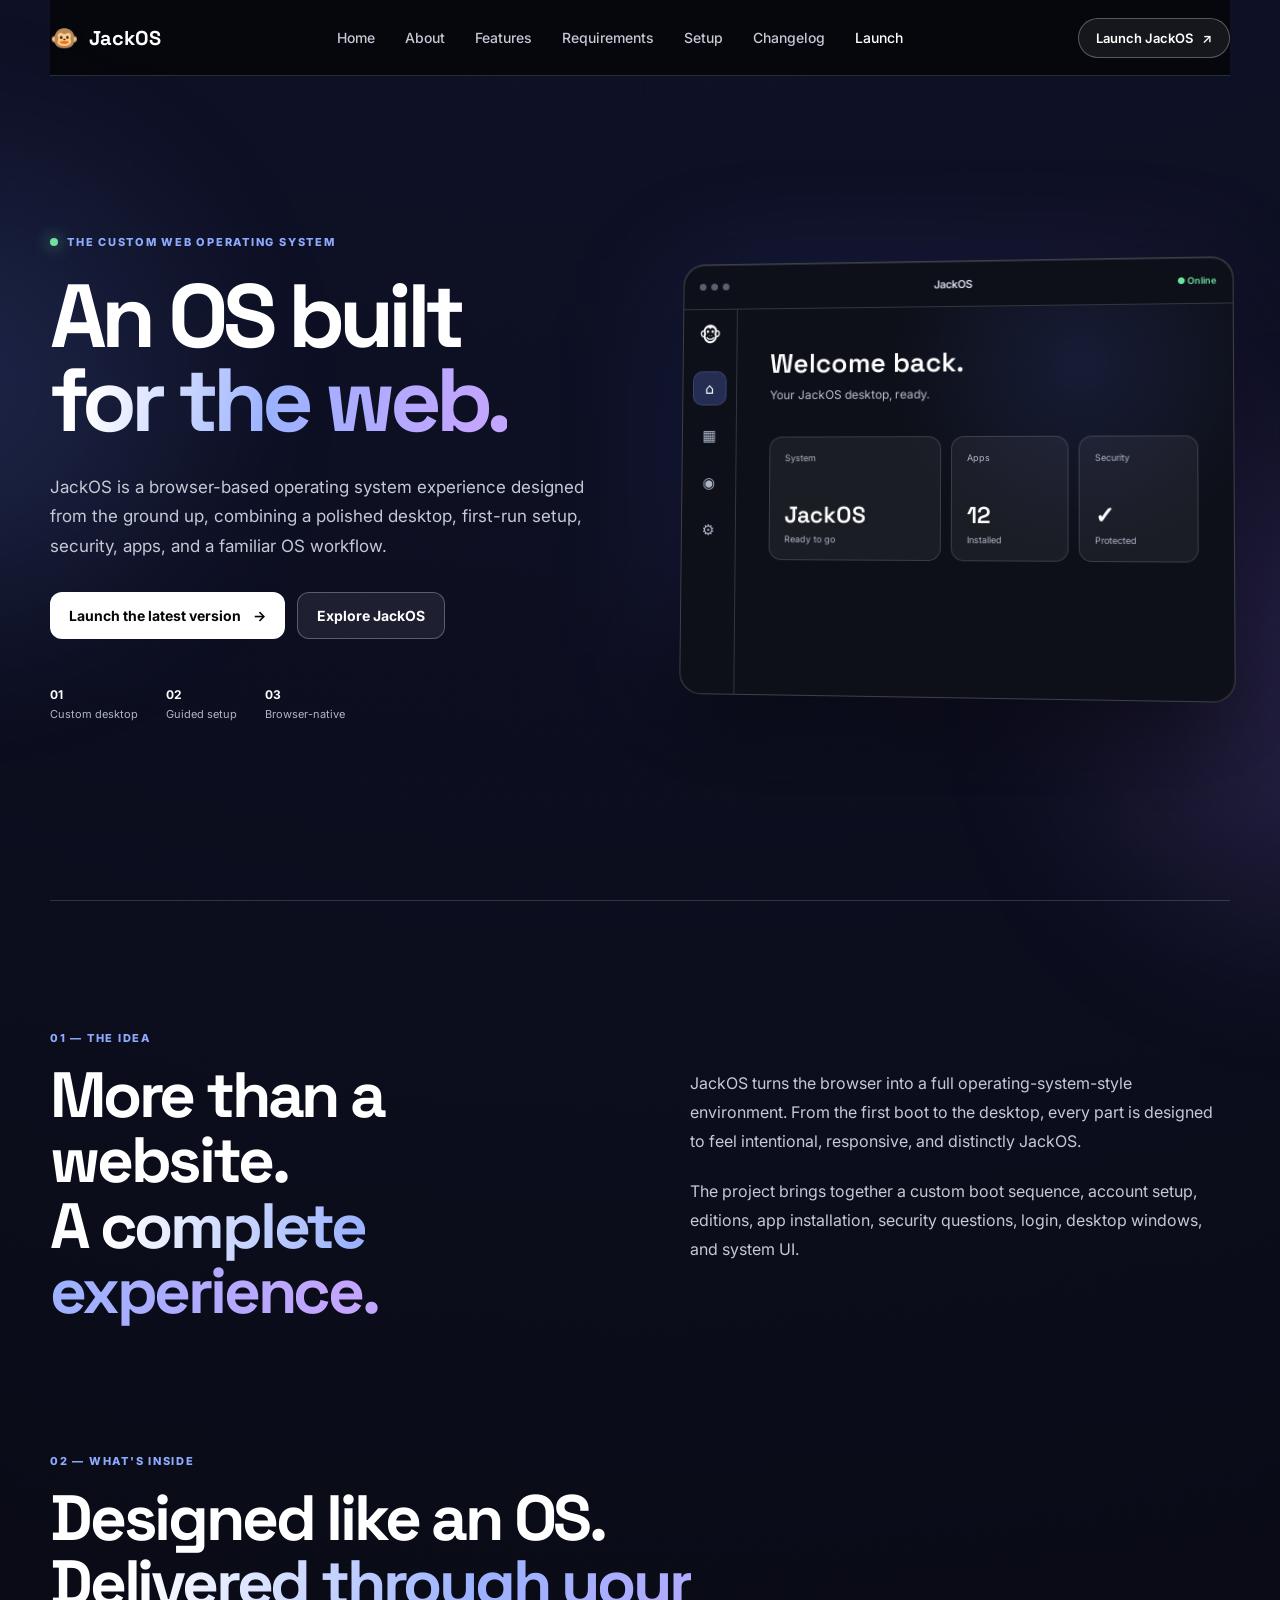
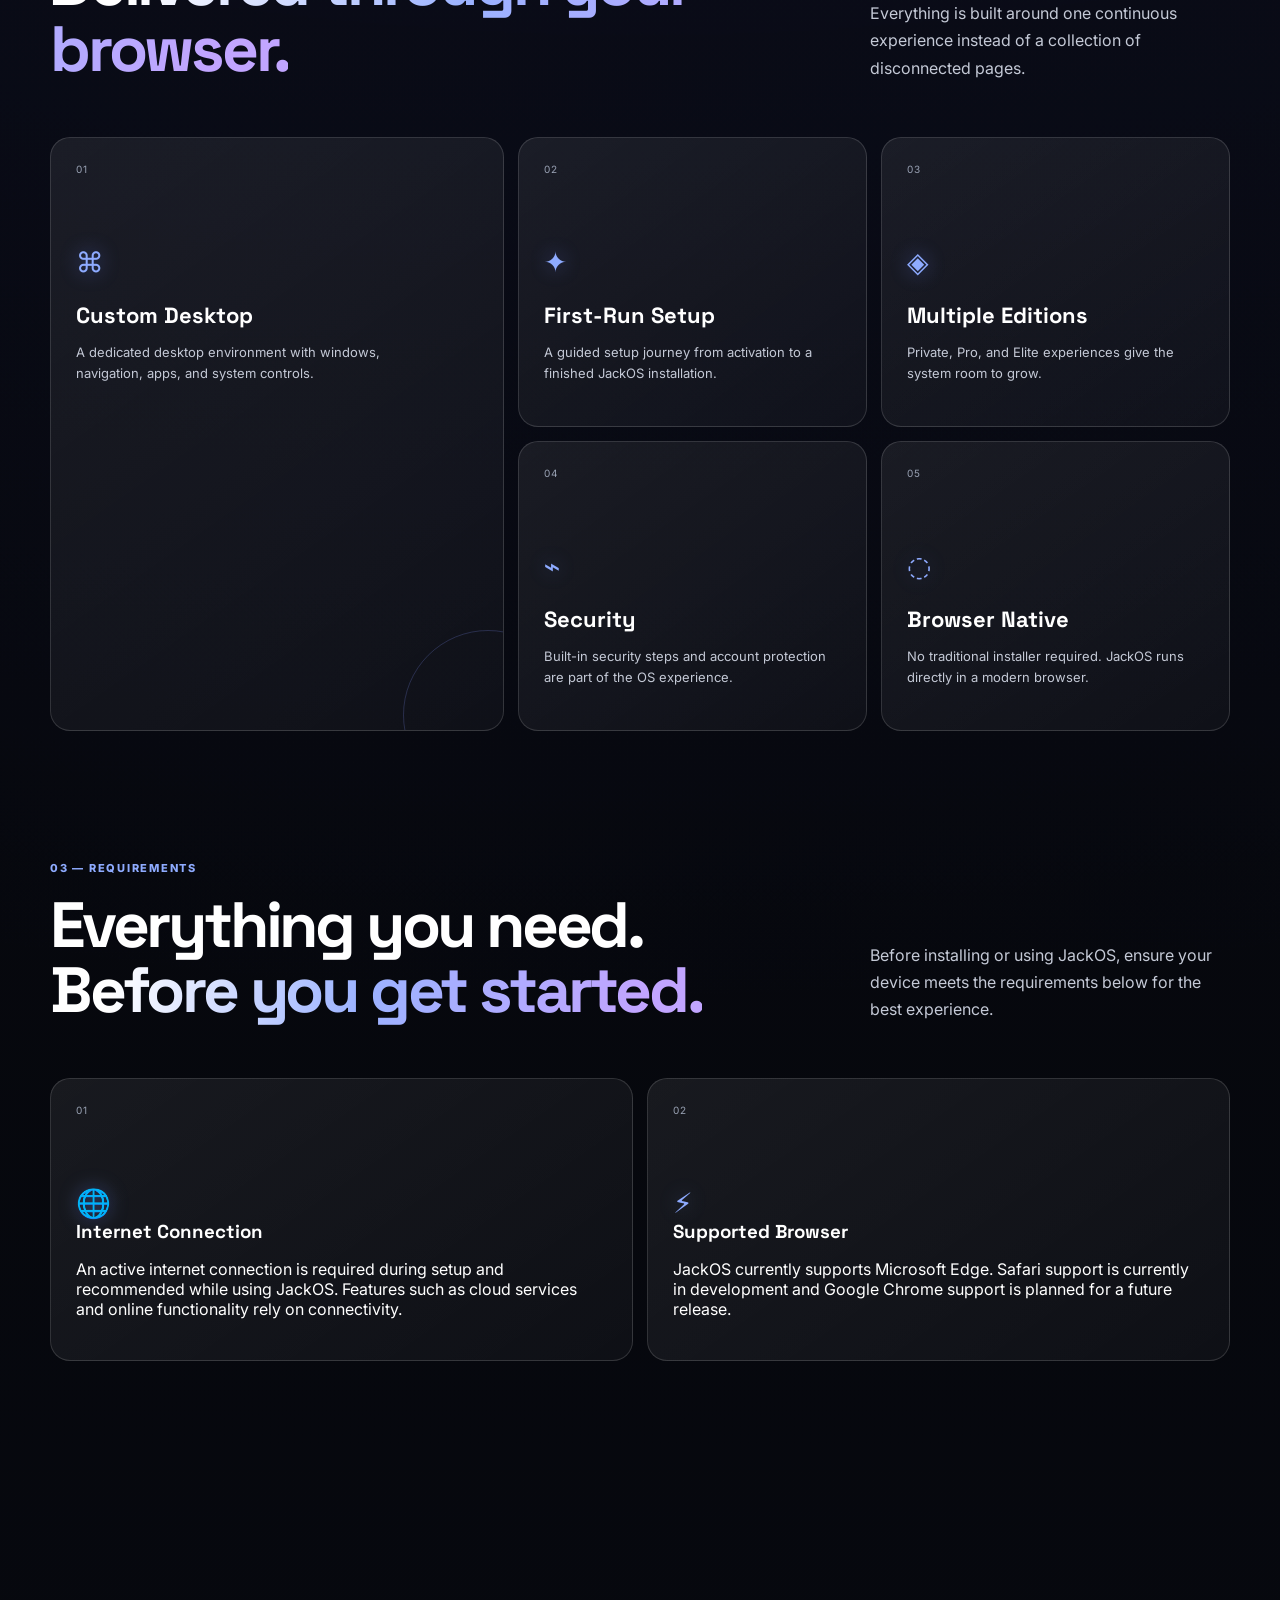
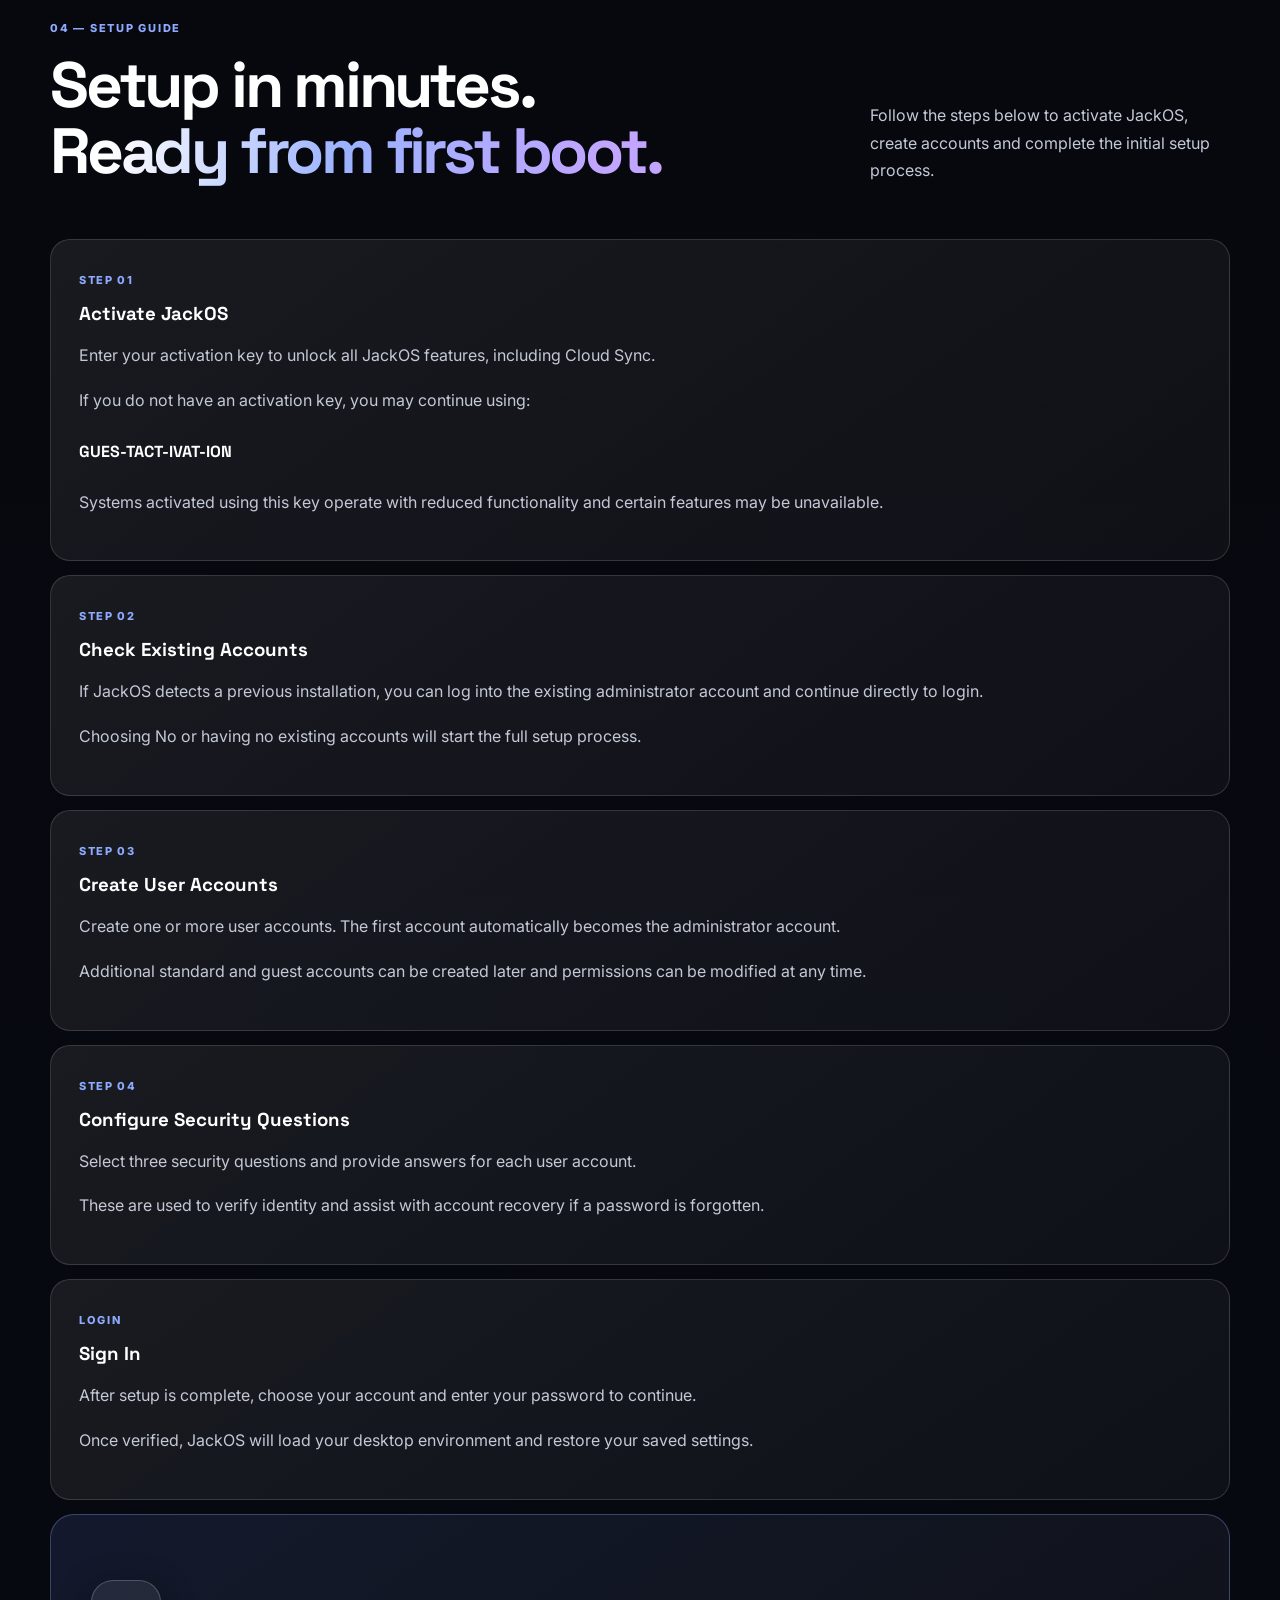
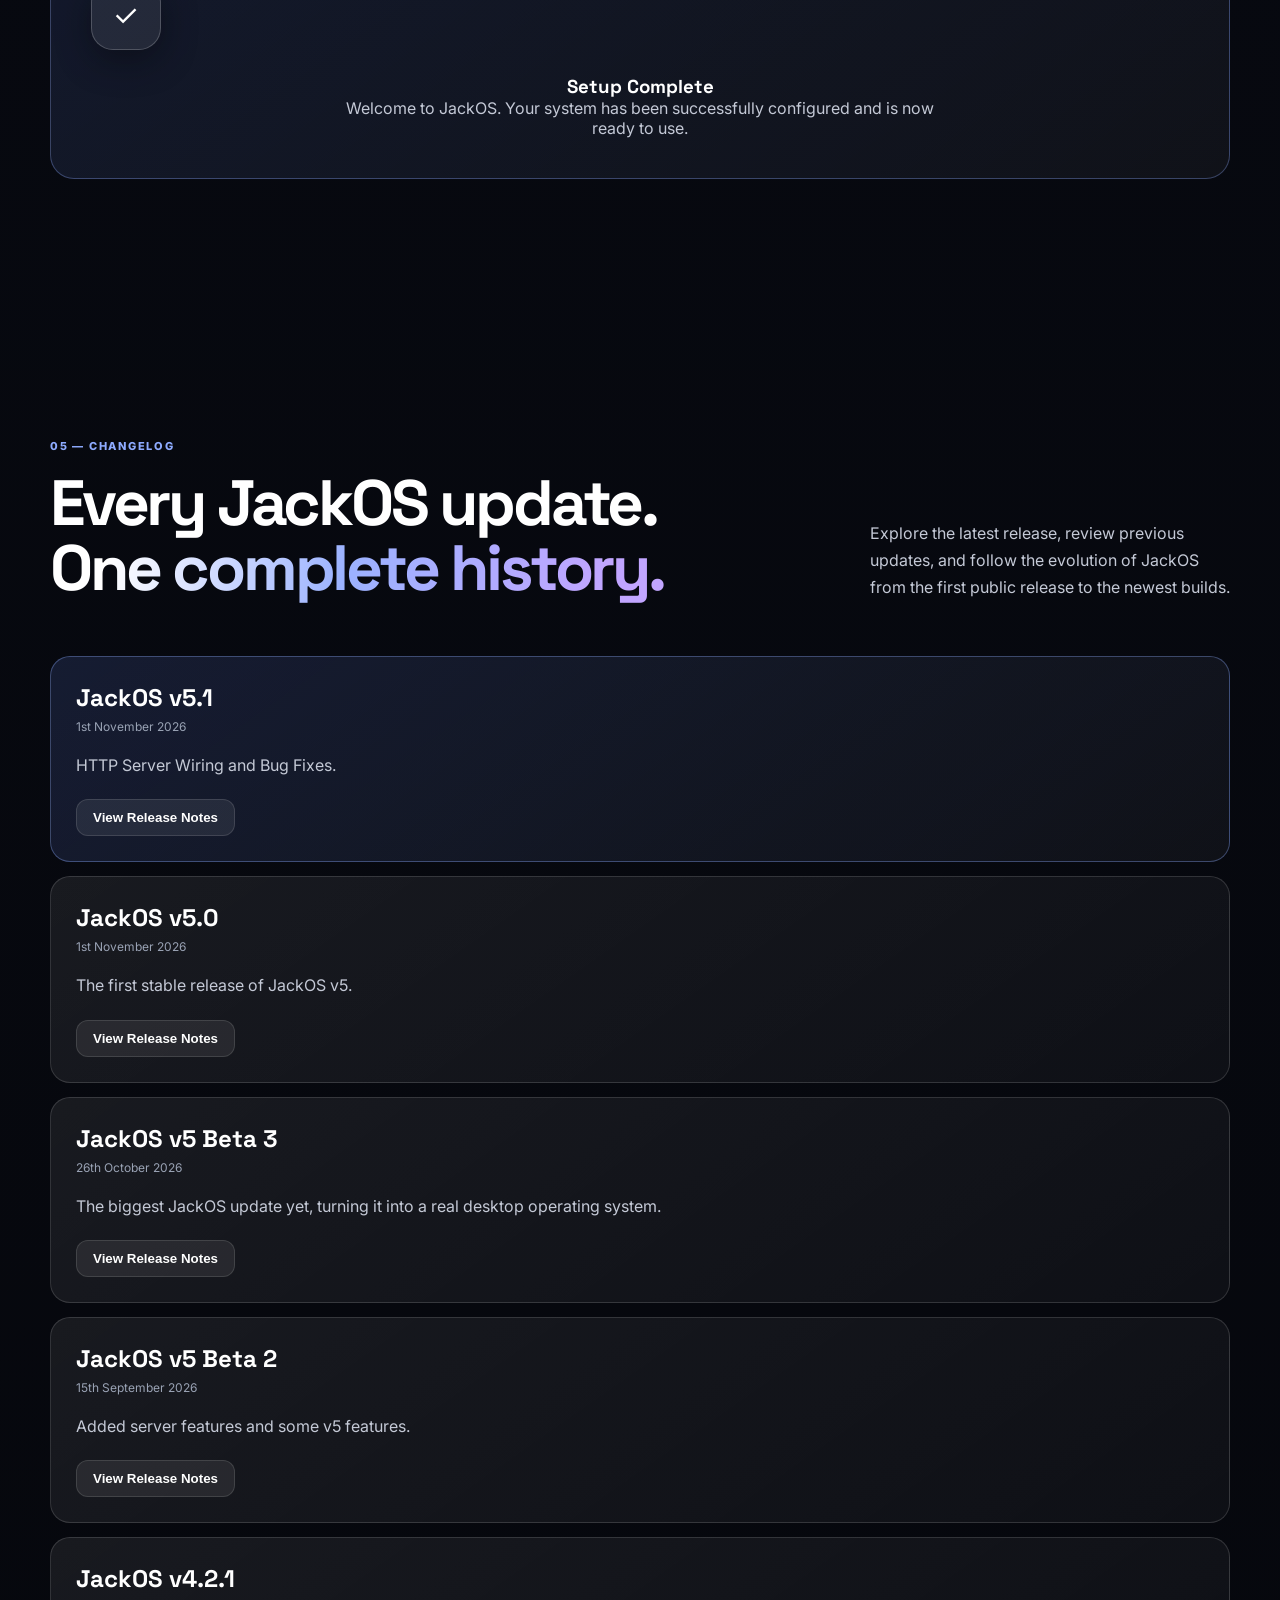
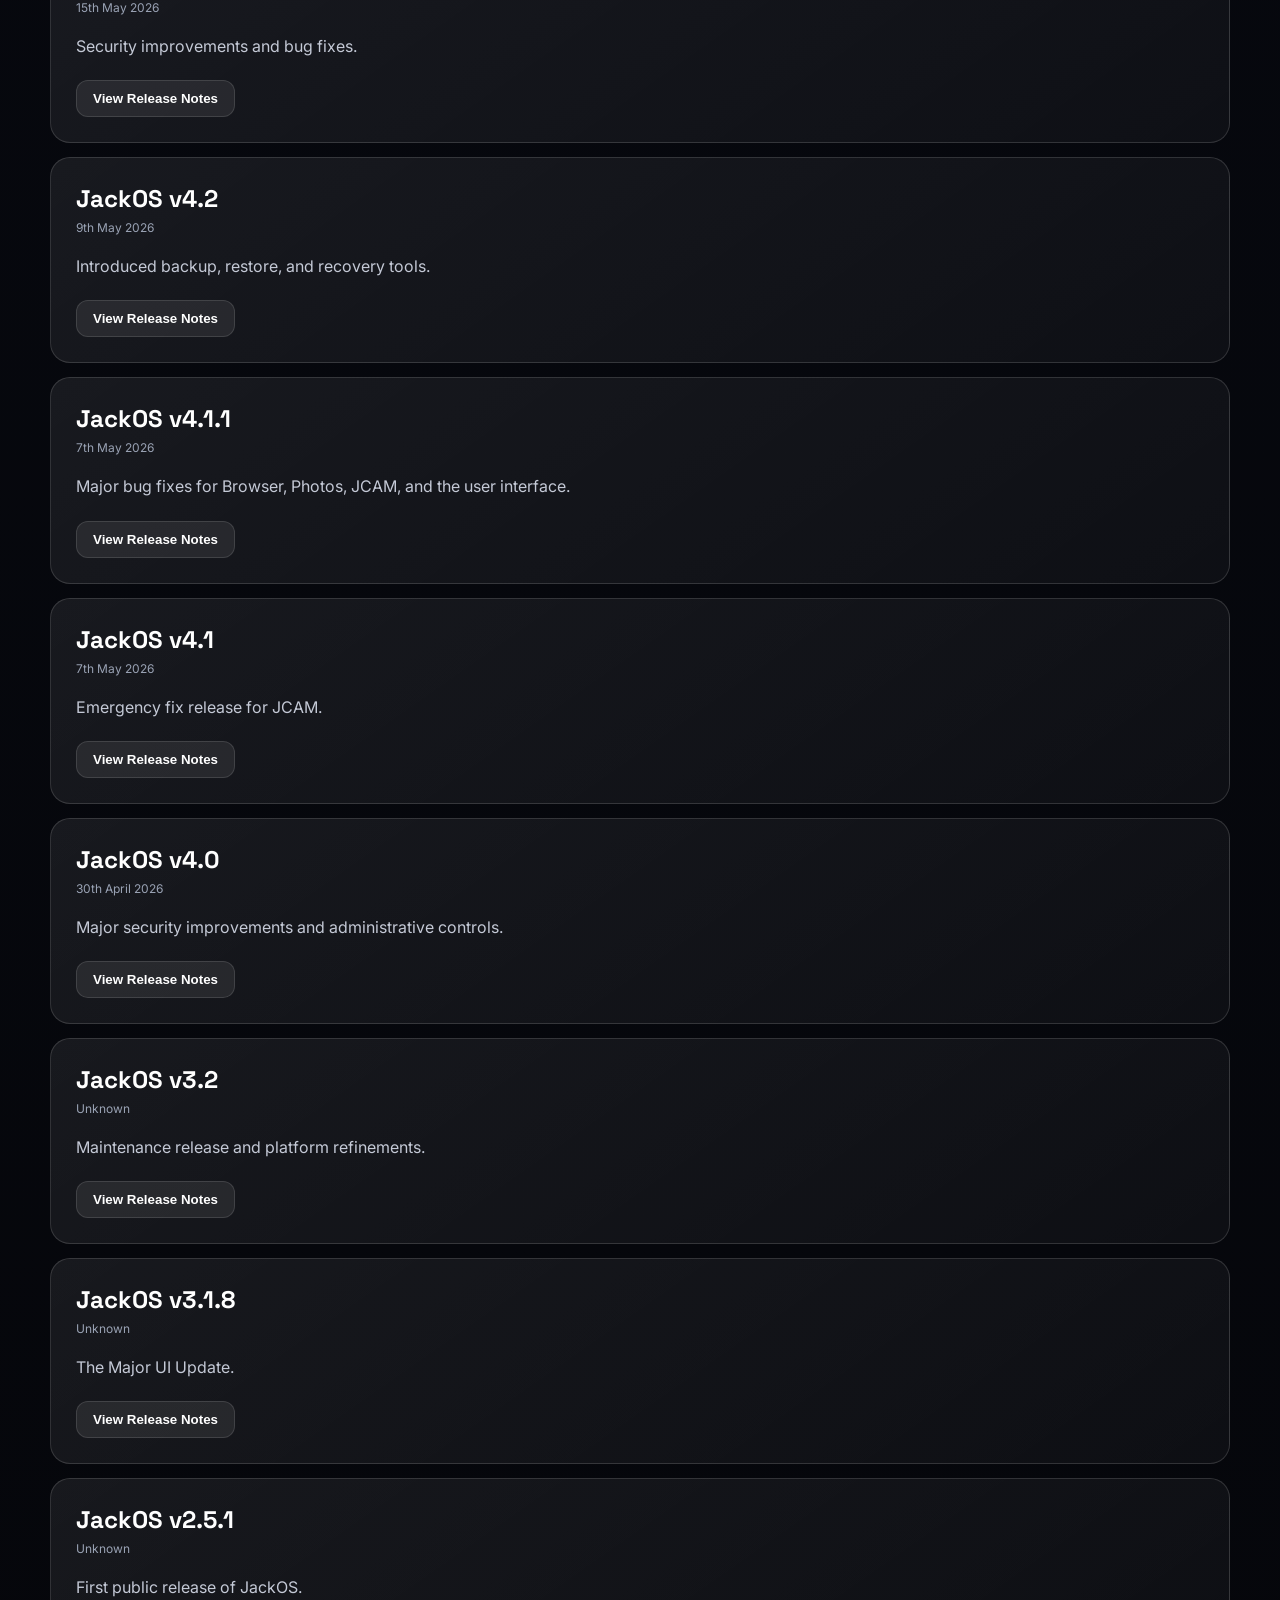
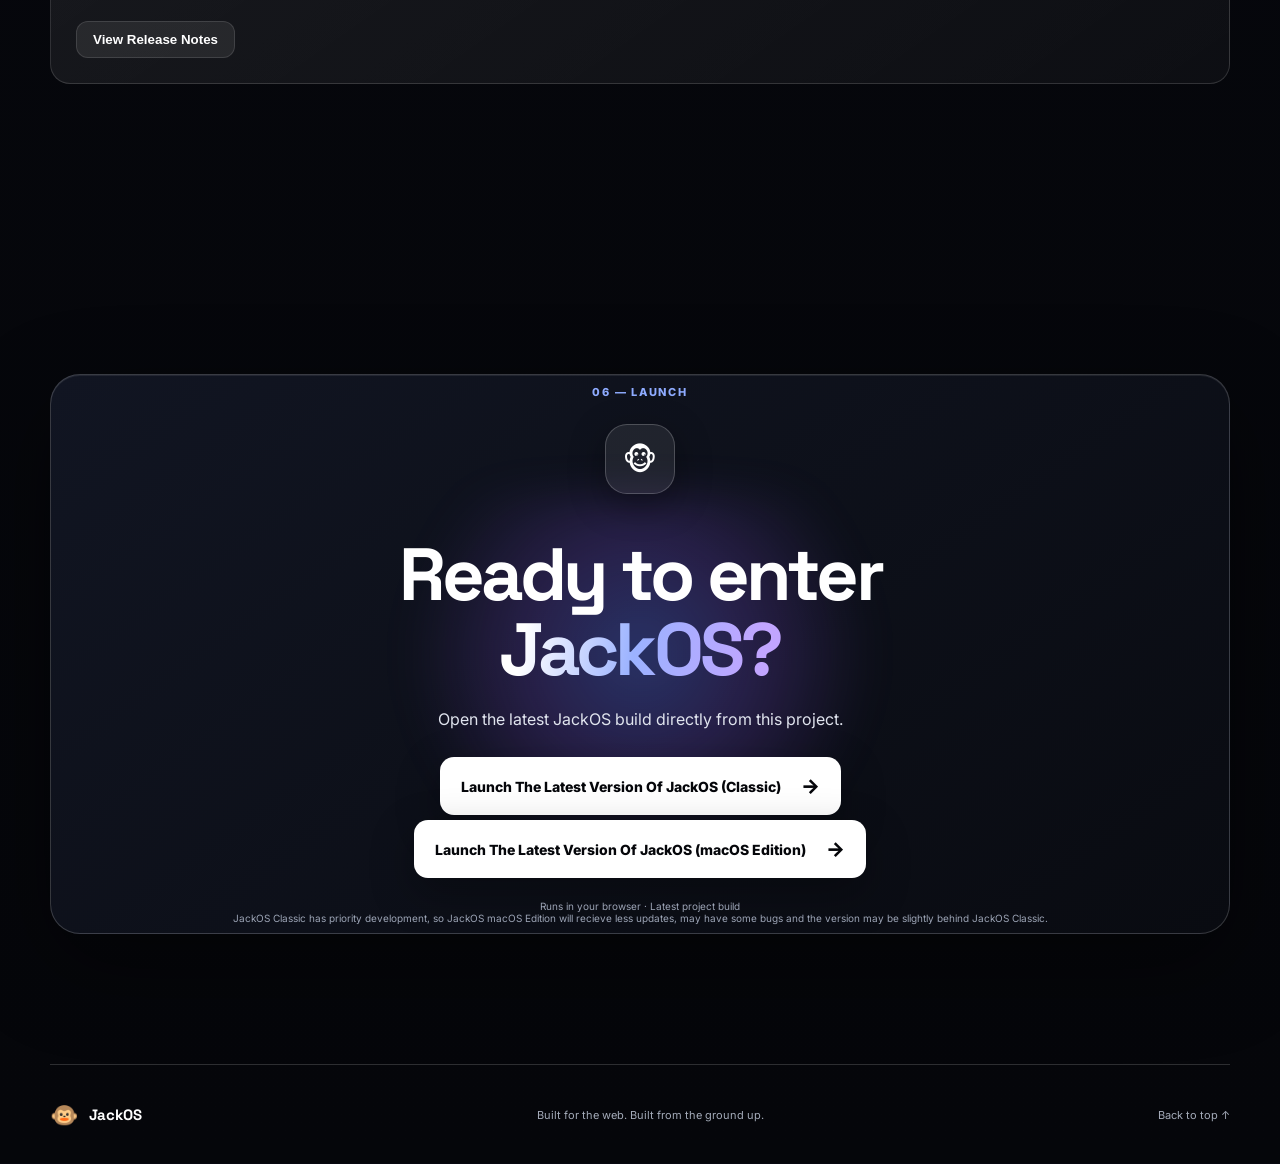
<file: index.html>
<!DOCTYPE html>
<html lang="en">
<head>
  <meta charset="UTF-8">
  <meta name="viewport" content="width=device-width, initial-scale=1.0">
  <meta name="theme-color" content="#050505">
  <title>JackOS — A Modern Web OS</title>
  <link rel="icon" type="image/png" href="JackOS-System-Files/JackOS-Logo.png">
  <meta name="description" content="JackOS is a custom browser-based operating system built from the ground up.">
  <link rel="stylesheet" href="style.css">
</head>
<body>
  <div class="bg-grid"></div>
  <div class="orb orb-one"></div>
  <div class="orb orb-two"></div>

  <header class="nav">
    <a class="brand" href="#home" aria-label="JackOS home">
      <span class="brand-mark">🐵</span>
      <span>JackOS</span>
    </a>

    <nav class="nav-links" aria-label="Primary navigation">
      <a href="#home" class="active">Home</a>
      <a href="#about">About</a>
      <a href="#features">Features</a>
      <a href="#requirements">Requirements</a>
      <a href="#setup">Setup</a>
      <a href="#changelog">Changelog</a>
      <a href="#launch">Launch</a>
    </nav>

    <a class="nav-cta" href="#launch">Launch JackOS <span>↗</span></a>
  </header>

  <main id="home">
    <section class="hero section">
      <div class="hero-copy">
        <div class="eyebrow"><span class="pulse"></span> The custom web operating system</div>
        <h1>An OS built<br><span>for the web.</span></h1>
        <p class="hero-text">
          JackOS is a browser-based operating system experience designed from the ground up,
          combining a polished desktop, first-run setup, security, apps, and a familiar OS workflow.
        </p>
        <div class="hero-actions">
          <a class="button primary" href="#launch">Launch the latest version <span>→</span></a>
          <a class="button secondary" href="#features">Explore JackOS</a>
        </div>
        <div class="hero-meta">
          <div><strong>01</strong><span>Custom desktop</span></div>
          <div><strong>02</strong><span>Guided setup</span></div>
          <div><strong>03</strong><span>Browser-native</span></div>
        </div>
      </div>

      <div class="hero-visual" aria-label="JackOS desktop preview">
        <div class="window-glow"></div>
        <div class="desktop-preview">
          <div class="preview-topbar">
            <div class="traffic"><i></i><i></i><i></i></div>
            <span>JackOS</span>
            <span class="top-status">● Online</span>
          </div>

          <div class="preview-body">
            <aside class="preview-dock">
              <div class="dock-logo">🐵</div>
              <div class="dock-icon active">⌂</div>
              <div class="dock-icon">▦</div>
              <div class="dock-icon">◉</div>
              <div class="dock-icon">⚙</div>
            </aside>

            <div class="preview-content">
              <div class="preview-title">Welcome back.</div>
              <div class="preview-subtitle">Your JackOS desktop, ready.</div>

              <div class="preview-cards">
                <div class="mini-card large">
                  <span>System</span>
                  <strong>JackOS</strong>
                  <small>Ready to go</small>
                </div>

                <div class="mini-card">
                  <span>Apps</span>
                  <strong>12</strong>
                  <small>Installed</small>
                </div>

                <div class="mini-card">
                  <span>Security</span>
                  <strong>✓</strong>
                  <small>Protected</small>
                </div>
              </div>
            </div>
          </div>
        </div>
      </div>
    </section>

    <section id="about" class="section split">
      <div>
        <div class="section-kicker">01 — THE IDEA</div>
        <h2>More than a website.<br><span>A complete experience.</span></h2>
      </div>

      <div class="section-copy">
        <p>
          JackOS turns the browser into a full operating-system-style environment.
          From the first boot to the desktop, every part is designed to feel intentional,
          responsive, and distinctly JackOS.
        </p>

        <p>
          The project brings together a custom boot sequence, account setup, editions,
          app installation, security questions, login, desktop windows, and system UI.
        </p>
      </div>
    </section>

    <section id="features" class="section">
      <div class="section-kicker">02 — WHAT'S INSIDE</div>

      <div class="feature-heading">
        <h2>Designed like an OS.<br><span>Delivered through your browser.</span></h2>
        <p>
          Everything is built around one continuous experience instead of a collection
          of disconnected pages.
        </p>
      </div>

      <div class="feature-grid">
        <article class="feature-card feature-large">
          <div class="feature-number">01</div>
          <div class="feature-icon">⌘</div>
          <h3>Custom Desktop</h3>
          <p>
            A dedicated desktop environment with windows, navigation, apps,
            and system controls.
          </p>
          <div class="feature-line"></div>
        </article>

        <article class="feature-card">
          <div class="feature-number">02</div>
          <div class="feature-icon">✦</div>
          <h3>First-Run Setup</h3>
          <p>
            A guided setup journey from activation to a finished JackOS installation.
          </p>
        </article>

        <article class="feature-card">
          <div class="feature-number">03</div>
          <div class="feature-icon">◈</div>
          <h3>Multiple Editions</h3>
          <p>
            Private, Pro, and Elite experiences give the system room to grow.
          </p>
        </article>

        <article class="feature-card">
          <div class="feature-number">04</div>
          <div class="feature-icon">⌁</div>
          <h3>Security</h3>
          <p>
            Built-in security steps and account protection are part of the OS experience.
          </p>
        </article>

        <article class="feature-card">
          <div class="feature-number">05</div>
          <div class="feature-icon">◌</div>
          <h3>Browser Native</h3>
          <p>
            No traditional installer required. JackOS runs directly in a modern browser.
          </p>
        </article>
      </div>
    </section>
    <section id="requirements" class="section requirements-section">

  <div class="section-kicker">
    03 — REQUIREMENTS
  </div>

  <div class="feature-heading">
    <h2>
      Everything you need.<br>
      <span>Before you get started.</span>
    </h2>

    <p>
      Before installing or using JackOS, ensure your device meets
      the requirements below for the best experience.
    </p>
  </div>

  <div class="requirements-grid">

    <article class="requirement-card">
      <div class="feature-number">01</div>

      <div class="feature-icon">🌐</div>

      <h3>Internet Connection</h3>

      <p>
        An active internet connection is required during setup and
        recommended while using JackOS. Features such as cloud
        services and online functionality rely on connectivity.
      </p>
    </article>

    <article class="requirement-card">
      <div class="feature-number">02</div>

      <div class="feature-icon">⚡</div>

      <h3>Supported Browser</h3>

      <p>
        JackOS currently supports Microsoft Edge. Safari support
        is currently in development and Google Chrome support is
        planned for a future release.
      </p>
    </article>

  </div>

</section>
<section id="setup" class="section setup-section">

  <div class="section-kicker">
    04 — SETUP GUIDE
  </div>

  <div class="feature-heading">
    <h2>
      Setup in minutes.<br>
      <span>Ready from first boot.</span>
    </h2>

    <p>
      Follow the steps below to activate JackOS, create accounts
      and complete the initial setup process.
    </p>
  </div>

  <div class="setup-timeline">

    <div class="setup-card">
      <span class="setup-step">STEP 01</span>

      <h3>Activate JackOS</h3>

      <p>
        Enter your activation key to unlock all JackOS features,
        including Cloud Sync.
      </p>

      <p>
        If you do not have an activation key, you may continue
        using:
      </p>

      <strong>GUES-TACT-IVAT-ION</strong>

      <p>
        Systems activated using this key operate with reduced
        functionality and certain features may be unavailable.
      </p>
    </div>

    <div class="setup-card">
      <span class="setup-step">STEP 02</span>

      <h3>Check Existing Accounts</h3>

      <p>
        If JackOS detects a previous installation, you can log
        into the existing administrator account and continue
        directly to login.
      </p>

      <p>
        Choosing No or having no existing accounts will start
        the full setup process.
      </p>
    </div>

    <div class="setup-card">
      <span class="setup-step">STEP 03</span>

      <h3>Create User Accounts</h3>

      <p>
        Create one or more user accounts. The first account
        automatically becomes the administrator account.
      </p>

      <p>
        Additional standard and guest accounts can be created
        later and permissions can be modified at any time.
      </p>
    </div>

    <div class="setup-card">
      <span class="setup-step">STEP 04</span>

      <h3>Configure Security Questions</h3>

      <p>
        Select three security questions and provide answers for
        each user account.
      </p>

      <p>
        These are used to verify identity and assist with account
        recovery if a password is forgotten.
      </p>
    </div>

    <div class="setup-card">
      <span class="setup-step">LOGIN</span>

      <h3>Sign In</h3>

      <p>
        After setup is complete, choose your account and enter
        your password to continue.
      </p>

      <p>
        Once verified, JackOS will load your desktop environment
        and restore your saved settings.
      </p>
    </div>

    <div class="setup-complete">

      <div class="launch-icon">✓</div>

      <h3>Setup Complete</h3>

      <p>
        Welcome to JackOS. Your system has been successfully
        configured and is now ready to use.
      </p>

    </div>

  </div>

</section>
<section id="changelog" class="section">
  <div class="section-kicker">05 — CHANGELOG</div>

  <div class="feature-heading">
    <h2>
      Every JackOS update.<br>
      <span>One complete history.</span>
    </h2>

    <p>
      Explore the latest release, review previous updates,
      and follow the evolution of JackOS from the first public release
      to the newest builds.
    </p>
  </div>

  <div id="changelog-container" class="changelog-grid">
    <!-- Generated from changelog.json -->
  </div>
</section>
    <section id="launch" class="section launch-section">
      <div class="launch-panel">
        <div class="launch-aura"></div>

        <div class="section-kicker">06 — LAUNCH</div>

        <div class="launch-icon">🐵</div>

        <h2>Ready to enter<br><span>JackOS?</span></h2>

        <p>Open the latest JackOS build directly from this project.</p>

        <a class="launch-button"
           href="JackOS-System-Files/JackOS.html?edition=classic">
          <span>Launch The Latest Version Of JackOS (Classic)</span>
          <span class="launch-arrow">→</span>
        </a>
        <a class="launch-button"
           href="JackOS-System-Files/JackOS.html?edition=macos">
          <span>Launch The Latest Version Of JackOS (macOS Edition)</span>
          <span class="launch-arrow">→</span>
        </a>

        <div class="launch-note">
          Runs in your browser · Latest project build<br> JackOS Classic has priority development, so JackOS macOS Edition will recieve less updates, may have some bugs and the version may be slightly behind JackOS Classic.
        </div>
      </div>
    </section>
  </main>

  <footer>
    <div class="footer-brand"><span>🐵</span> JackOS</div>
    <span>Built for the web. Built from the ground up.</span>
    <a href="#home">Back to top ↑</a>
  </footer>

  <script>
    const links = document.querySelectorAll('.nav-links a');
    const sections = [...document.querySelectorAll('main section[id]')];

    const observer = new IntersectionObserver((entries) => {
      entries.forEach(entry => {
        if (entry.isIntersecting) {
          links.forEach(link => link.classList.toggle(
            'active',
            link.getAttribute('href') === '#' + entry.target.id
          ));
        }
      });
    }, { rootMargin: '-35% 0px -55% 0px' });

    sections.forEach(section => observer.observe(section));
  </script>
  <script>
fetch("JackOS-Server-Files/Changelog/changelog.json")
  .then(response => response.json())
  .then(data => {

    const container =
      document.getElementById("changelog-container");

    data.releases.forEach(release => {

      const card = document.createElement("div");

      card.className =
        "changelog-card" +
        (release.version === data.latestRelease
          ? " latest-release"
          : "");

      let sectionsHTML = "";

      release.sections.forEach(section => {

        sectionsHTML += `
          <h4>${section.title}</h4>
          <ul>
            ${section.items
              .map(item => `<li>${item}</li>`)
              .join("")}
          </ul>
        `;
      });

      card.innerHTML = `
        <div class="changelog-version">
          ${release.version}
        </div>

        <div class="changelog-date">
          ${release.releaseDate}
        </div>

        <div class="changelog-summary">
          ${release.summary}
        </div>

        <button class="changelog-button">
          View Release Notes
        </button>

        <div class="changelog-details">
          <p>${release.overview}</p>
          ${sectionsHTML}
        </div>
      `;

      const button =
        card.querySelector(".changelog-button");

      const details =
        card.querySelector(".changelog-details");

      button.addEventListener("click", () => {

        details.classList.toggle("open");

        button.textContent =
          details.classList.contains("open")
            ? "Hide Release Notes"
            : "View Release Notes";
      });

      container.appendChild(card);
    });

  });
</script>
</body>
</html>
</file>
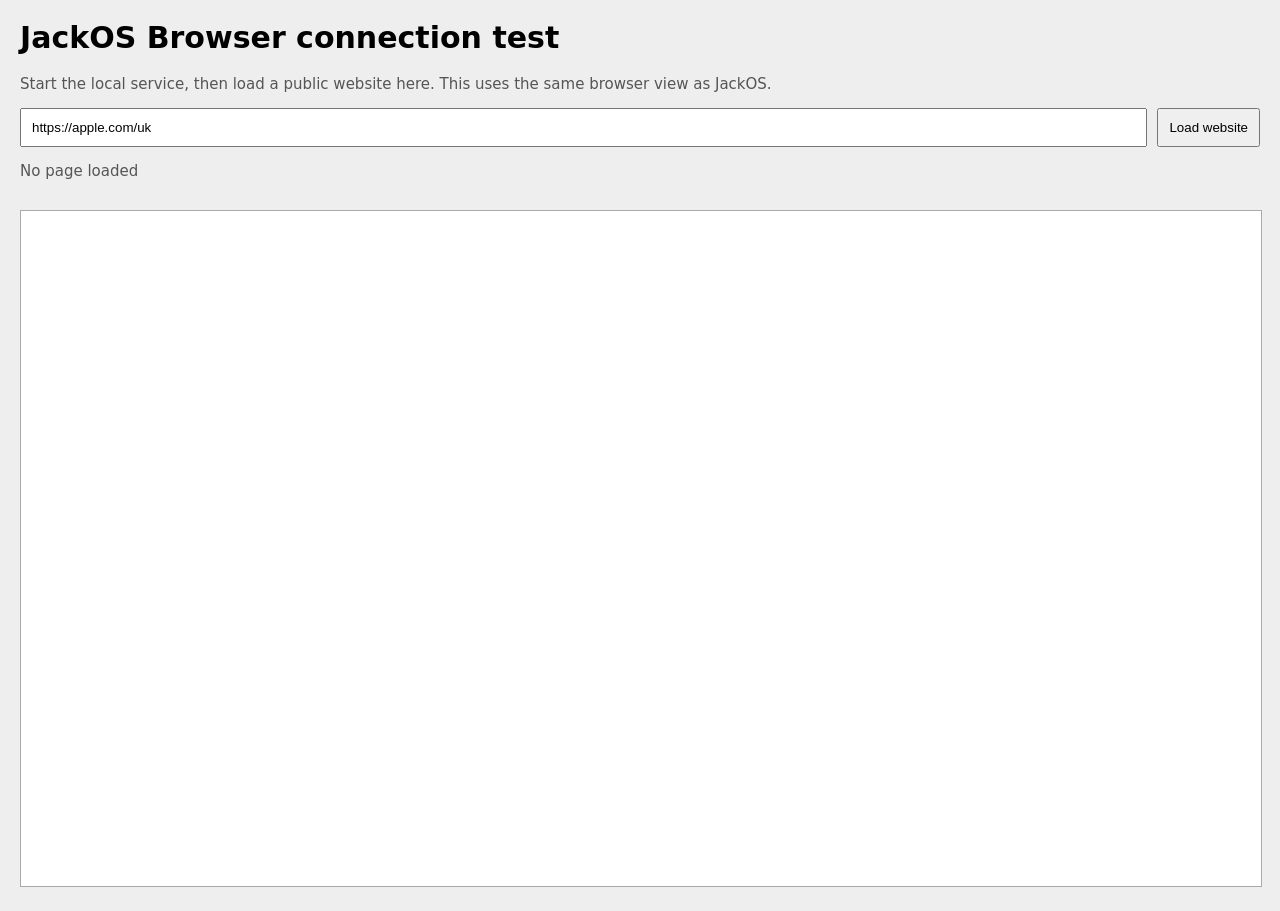
<file: browser-service/connection-test.html>
<!doctype html><meta charset="utf-8"><title>JackOS Browser connection test</title><style>body{font:15px system-ui;margin:20px;background:#eee}form{display:flex;gap:10px}input{flex:1;padding:10px}iframe{background:white;width:100%;height:75vh;border:1px solid #aaa;margin-top:15px}button{padding:10px}p{color:#555}</style>
<h1>JackOS Browser connection test</h1><p>Start the local service, then load a public website here. This uses the same browser view as JackOS.</p><form><input aria-label="Website address" value="https://apple.com/uk"><button>Load website</button></form><p id="state">No page loaded</p><iframe title="Website" allow="fullscreen"></iframe>
<script>const frame=document.querySelector('iframe');document.querySelector('form').onsubmit=e=>{e.preventDefault();frame.src='view.html?url='+encodeURIComponent(document.querySelector('input').value);};window.addEventListener('message',e=>{if(e.origin===location.origin&&e.source===frame.contentWindow&&e.data?.type==='jackos-browser-state')document.getElementById('state').textContent=e.data.url;});</script>
</file>
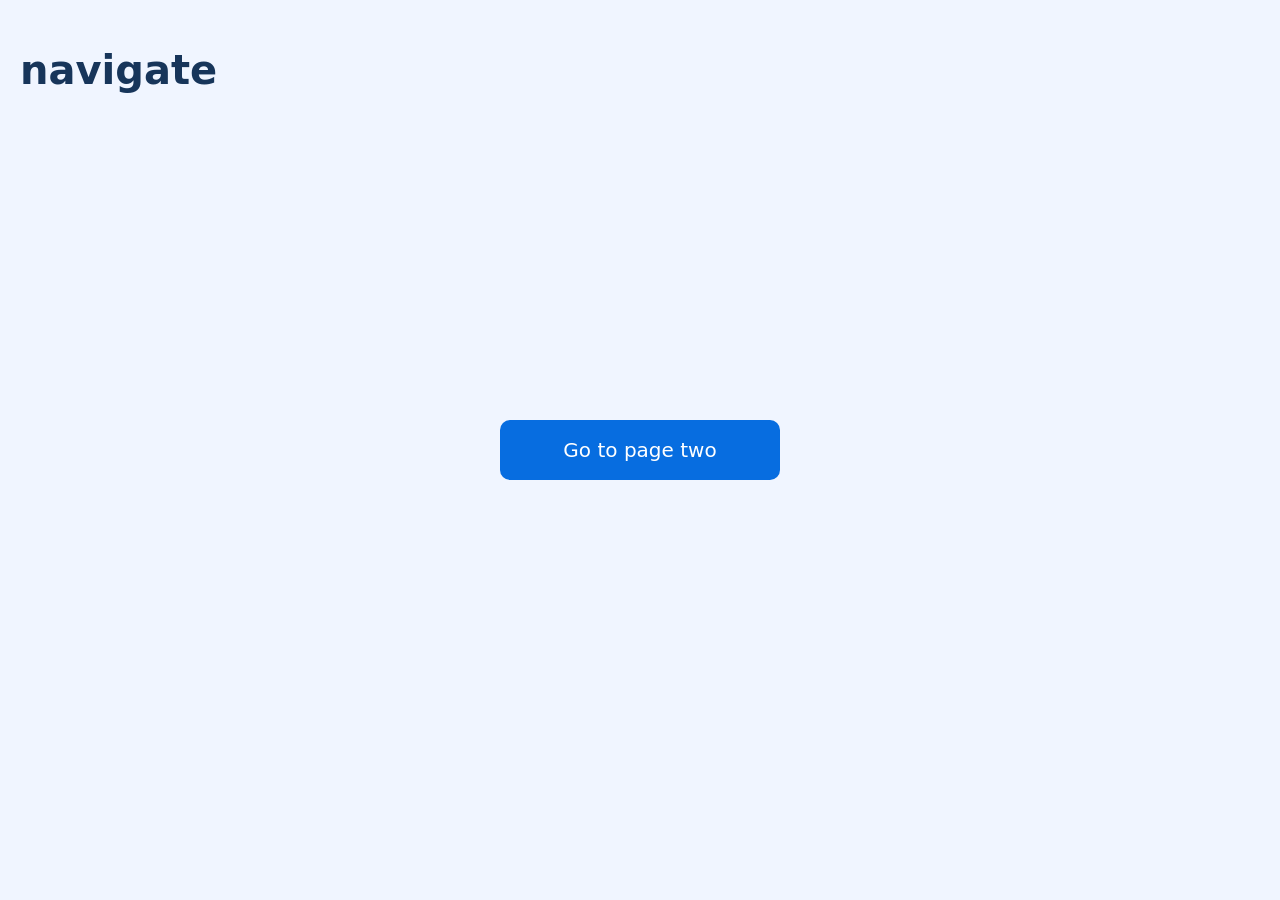
<file: browser-service/tests/fixture.html>
<!doctype html><meta charset="utf-8"><title>JackOS browser acceptance test</title><style>body{margin:0;font:20px system-ui;background:#f0f5ff;color:#17355a}h1{padding:20px}#action{position:absolute;left:calc(50vw - 140px);top:calc(50vh - 30px);width:280px;height:60px;display:grid;place-items:center;background:#076de0;color:white;border:0;border-radius:10px;font:inherit}input{font:inherit}#result{padding:20px;white-space:pre-wrap}textarea{font:inherit;margin:20px;width:70%;height:80px}</style><h1 id="title">Acceptance test</h1><main id="content"></main><pre id="result"></pre><script>
const q=new URLSearchParams(location.search),test=q.get('case')||'navigate',content=document.getElementById('content'),result=document.getElementById('result');document.getElementById('title').textContent=test;
function button(text,fn){const b=document.createElement('button');b.id='action';b.textContent=text;b.onclick=fn;content.append(b);}
if(test==='navigate')button('Go to page two',()=>location.search='?case=two');
if(test==='two')result.textContent='PAGE TWO — navigation passed';
if(test==='popup')button('Open child tab',()=>window.open('?case=child','_blank'));
if(test==='child')result.textContent='CHILD TAB — popup passed';
if(test==='dialog')button('Show prompt',()=>{result.textContent='PROMPT: '+prompt('Test prompt','initial');});
if(test==='upload'){const label=document.createElement('label');label.id='action';label.textContent='Upload test file';const i=document.createElement('input');i.type='file';i.style='position:absolute;inset:0;opacity:0';label.append(i);content.append(label);i.onchange=async()=>{result.textContent='UPLOAD: '+await i.files[0].text();};}
if(test==='download'){const a=document.createElement('a');a.id='action';a.textContent='Download test file';a.href='test-download.txt';a.download='test-download.txt';content.append(a);}
if(test==='copy'){const t=document.createElement('textarea');t.value='JackOS clipboard acceptance';content.append(t);t.focus();t.select();}
if(test==='type'){const i=document.createElement('input');i.placeholder='Type here';i.style='margin:20px';content.append(i);i.focus();i.oninput=()=>{result.textContent='TYPED: '+i.value;};}
if(test==='scroll'){document.body.style.height='2400px';const p=document.createElement('p');p.textContent='SCROLL PASSED';p.style='position:absolute;top:1200px;font-size:40px';content.append(p);}
</script>
</file>
<file: style.css>
@import url('https://fonts.googleapis.com/css2?family=Inter:wght@400;500;600;700;800&family=Space+Grotesk:wght@500;600;700&display=swap');

:root {
  --bg: #05060a;
  --bg-soft: #0b0d14;
  --panel: #11141d;
  --panel-hover: #171b27;
  --panel-solid: #151923;

  --text: #ffffff;
  --heading: #ffffff;
  --muted: #c4c9d6;
  --muted-strong: #e0e4ee;

  --line: rgba(255, 255, 255, .16);
  --line-strong: rgba(255, 255, 255, .28);

  --blue: #6d91ff;
  --blue-bright: #8eabff;
  --purple: #a17cff;
  --cyan: #5ddcff;
  --green: #70e1a1;

  --shadow: rgba(0, 0, 0, .55);
}

* {
  box-sizing: border-box;
}

html {
  scroll-behavior: smooth;
  background: var(--bg);
}

body {
  margin: 0;
  min-height: 100vh;

  background:
    radial-gradient(
      circle at 50% -15%,
      rgba(88, 100, 255, .18),
      transparent 38%
    ),
    linear-gradient(
      180deg,
      #05060a 0%,
      #070910 50%,
      #05060a 100%
    );

  color: var(--text);
  font-family: Inter, system-ui, sans-serif;
  overflow-x: hidden;
}

a {
  color: inherit;
  text-decoration: none;
}

/* =========================================================
   BACKGROUND
   ========================================================= */

.bg-grid {
  position: fixed;
  inset: 0;
  pointer-events: none;
  opacity: .22;

  background-image:
    linear-gradient(rgba(255,255,255,.045) 1px, transparent 1px),
    linear-gradient(90deg, rgba(255,255,255,.045) 1px, transparent 1px);

  background-size: 64px 64px;

  mask-image: linear-gradient(
    to bottom,
    black,
    transparent 85%
  );
}

.orb {
  position: fixed;
  width: 420px;
  height: 420px;
  border-radius: 50%;
  filter: blur(100px);
  pointer-events: none;
  opacity: .16;
}

.orb-one {
  background: var(--blue);
  top: 20%;
  left: -250px;
}

.orb-two {
  background: var(--purple);
  top: 55%;
  right: -250px;
}

/* =========================================================
   NAVIGATION
   ========================================================= */

.nav {
  width: min(1180px, calc(100% - 40px));
  height: 76px;
  margin: 0 auto;

  display: flex;
  align-items: center;
  justify-content: space-between;

  position: sticky;
  top: 0;
  z-index: 20;

  background: rgba(5, 6, 10, .88);
  backdrop-filter: blur(24px);

  border-bottom: 1px solid var(--line);
}

.brand,
.footer-brand {
  display: flex;
  align-items: center;
  gap: 10px;

  font-family: "Space Grotesk", sans-serif;
  font-size: 20px;
  font-weight: 700;
}

.brand-mark,
.footer-brand span {
  font-size: 23px;
}

.nav-links {
  display: flex;
  gap: 30px;

  color: var(--muted);
  font-size: 14px;
  font-weight: 500;
}

.nav-links a {
  transition: color .2s ease;
}

.nav-links a:hover,
.nav-links a.active {
  color: #ffffff;
}

.nav-cta {
  border: 1px solid var(--line-strong);
  border-radius: 999px;

  padding: 11px 17px;

  font-size: 13px;
  font-weight: 600;

  background: rgba(255,255,255,.07);

  transition:
    transform .25s ease,
    background .25s ease,
    border-color .25s ease;
}

.nav-cta:hover {
  border-color: rgba(142,171,255,.65);
  background: rgba(109,145,255,.14);
  transform: translateY(-1px);
}

.nav-cta span {
  margin-left: 6px;
}

/* =========================================================
   GENERAL
   ========================================================= */

.section {
  width: min(1180px, calc(100% - 40px));
  margin: 0 auto;
  position: relative;
}

/* =========================================================
   HERO
   ========================================================= */

.hero {
  min-height: calc(100vh - 76px);

  display: grid;
  grid-template-columns: 1fr 1fr;

  gap: 70px;
  align-items: center;

  padding: 90px 0 110px;
}

.eyebrow,
.section-kicker {
  color: var(--blue-bright);

  font-size: 11px;
  font-weight: 800;

  letter-spacing: .16em;
  text-transform: uppercase;
}

.eyebrow {
  display: flex;
  align-items: center;
  gap: 9px;

  margin-bottom: 25px;
}

.pulse {
  width: 8px;
  height: 8px;

  border-radius: 50%;

  background: var(--green);
  box-shadow: 0 0 16px rgba(112,225,161,.9);
}

h1,
h2,
h3 {
  font-family: "Space Grotesk", sans-serif;
  margin: 0;
  color: var(--heading);
}

h1 {
  font-size: clamp(58px, 7vw, 94px);
  line-height: .94;
  letter-spacing: -.065em;
}

h1 span,
h2 span {
  background: linear-gradient(
    100deg,
    #ffffff 10%,
    #9bb2ff 48%,
    #c1a5ff 90%
  );

  -webkit-background-clip: text;
  background-clip: text;
  color: transparent;
}

.hero-text {
  max-width: 590px;

  margin: 30px 0;

  color: var(--muted);

  font-size: 17px;
  line-height: 1.75;
}

.hero-actions {
  display: flex;
  gap: 12px;
  flex-wrap: wrap;
}

.button {
  display: inline-flex;
  align-items: center;
  gap: 12px;

  border-radius: 12px;

  padding: 14px 19px;

  font-size: 14px;
  font-weight: 700;

  transition:
    transform .25s ease,
    background .25s ease,
    border-color .25s ease,
    box-shadow .25s ease;
}

.button.primary {
  background: #ffffff;
  color: #05060a;
}

.button.primary:hover {
  transform: translateY(-2px);

  box-shadow:
    0 12px 35px rgba(255,255,255,.16);
}

.button.secondary {
  border: 1px solid var(--line-strong);

  background: rgba(255,255,255,.07);

  color: #ffffff;
}

.button.secondary:hover {
  background: rgba(109,145,255,.14);
  border-color: rgba(142,171,255,.55);
}

.hero-meta {
  display: flex;
  gap: 28px;

  margin-top: 48px;
}

.hero-meta div {
  display: flex;
  flex-direction: column;
  gap: 5px;
}

.hero-meta strong {
  font-size: 12px;
  color: #ffffff;
}

.hero-meta span {
  font-size: 11px;
  color: #aeb5c5;
}

/* =========================================================
   DESKTOP PREVIEW
   ========================================================= */

.hero-visual {
  position: relative;
}

.window-glow {
  position: absolute;
  inset: 10% 5%;

  background:
    linear-gradient(
      120deg,
      rgba(75,111,255,.38),
      rgba(153,94,255,.30)
    );

  filter: blur(65px);
}

.desktop-preview {
  position: relative;

  border: 1px solid rgba(255,255,255,.20);
  border-radius: 22px;

  overflow: hidden;

  background: #0d1018;

  box-shadow:
    0 35px 100px rgba(0,0,0,.65),
    inset 0 1px rgba(255,255,255,.12);

  transform:
    perspective(1200px)
    rotateY(-5deg)
    rotateX(2deg);
}

.preview-topbar {
  height: 46px;

  border-bottom: 1px solid var(--line);

  display: flex;
  align-items: center;
  justify-content: center;

  position: relative;

  color: #d9deeb;

  font-size: 11px;
  font-weight: 600;
}

.traffic {
  position: absolute;
  left: 16px;

  display: flex;
  gap: 5px;
}

.traffic i {
  width: 7px;
  height: 7px;

  border-radius: 50%;

  background: #596171;
}

.top-status {
  position: absolute;
  right: 16px;

  font-size: 9px;
  color: var(--green);
}

.preview-body {
  display: grid;
  grid-template-columns: 56px 1fr;

  min-height: 390px;
}

.preview-dock {
  border-right: 1px solid var(--line);

  padding: 14px 8px;

  display: flex;
  flex-direction: column;
  align-items: center;

  gap: 13px;
}

.dock-logo {
  font-size: 20px;
  margin-bottom: 12px;
}

.dock-icon {
  width: 35px;
  height: 35px;

  display: grid;
  place-items: center;

  border-radius: 10px;

  color: #aeb6c8;

  font-size: 15px;
}

.dock-icon.active {
  color: #ffffff;

  background: rgba(110,133,255,.25);

  box-shadow:
    inset 0 0 0 1px rgba(142,171,255,.18);
}

.preview-content {
  padding: 38px 34px;

  background:
    radial-gradient(
      circle at 70% 15%,
      rgba(93,106,255,.13),
      transparent 40%
    );
}

.preview-title {
  font: 600 27px "Space Grotesk";
  color: #ffffff;
}

.preview-subtitle {
  margin-top: 7px;

  color: #b8bfce;

  font-size: 12px;
}

.preview-cards {
  display: grid;
  grid-template-columns: 1.5fr 1fr 1fr;

  gap: 10px;

  margin-top: 35px;
}

.mini-card {
  min-height: 125px;

  border: 1px solid rgba(255,255,255,.14);
  border-radius: 13px;

  padding: 15px;

  background: rgba(255,255,255,.055);

  display: flex;
  flex-direction: column;
}

.mini-card span,
.mini-card small {
  color: #aeb6c7;
  font-size: 9px;
}

.mini-card strong {
  margin-top: auto;

  font: 600 23px "Space Grotesk";

  color: #ffffff;
}

.mini-card small {
  margin-top: 4px;
}

/* =========================================================
   ABOUT
   ========================================================= */

.split {
  padding: 130px 0;

  display: grid;
  grid-template-columns: 1fr 1fr;

  gap: 100px;

  border-top: 1px solid var(--line);
}

h2 {
  font-size: clamp(40px, 5vw, 66px);

  line-height: 1.02;

  letter-spacing: -.05em;

  margin-top: 18px;
}

.section-copy {
  padding-top: 38px;

  color: var(--muted);

  line-height: 1.8;

  font-size: 16px;
}

.section-copy p {
  margin: 0 0 22px;
}

/* =========================================================
   FEATURES
   ========================================================= */

.feature-heading {
  display: flex;
  align-items: end;
  justify-content: space-between;

  gap: 50px;
}

.feature-heading p {
  max-width: 360px;

  color: var(--muted);

  line-height: 1.7;

  margin: 0;
}

.feature-grid {
  display: grid;

  grid-template-columns: 1.3fr 1fr 1fr;

  gap: 14px;

  margin-top: 55px;
}

.feature-card {
  min-height: 290px;

  border: 1px solid rgba(255,255,255,.14);
  border-radius: 20px;

  padding: 25px;

  background:
    linear-gradient(
      145deg,
      rgba(255,255,255,.075),
      rgba(255,255,255,.035)
    );

  position: relative;

  overflow: hidden;

  transition:
    transform .25s ease,
    border-color .25s ease,
    background .25s ease;
}

.feature-card:hover {
  transform: translateY(-4px);

  border-color: rgba(142,171,255,.45);

  background:
    linear-gradient(
      145deg,
      rgba(109,145,255,.11),
      rgba(255,255,255,.045)
    );
}

.feature-large {
  grid-row: span 2;
  min-height: 594px;
}

.feature-number {
  color: #9aa3b5;

  font-size: 10px;

  letter-spacing: .1em;
}

.feature-icon {
  margin-top: 70px;

  font-size: 28px;

  color: var(--blue-bright);

  text-shadow:
    0 0 20px rgba(109,145,255,.45);
}

.feature-card h3 {
  font-size: 22px;

  margin-top: 22px;

  color: #ffffff;
}

.feature-card p {
  color: var(--muted);

  line-height: 1.65;

  font-size: 13px;

  max-width: 340px;
}

.feature-line {
  position: absolute;

  width: 170px;
  height: 170px;

  border-radius: 50%;

  border: 1px solid rgba(126,145,255,.22);

  right: -70px;
  bottom: -70px;
}

/* =========================================================
   LAUNCH
   ========================================================= */

.launch-section {
  padding: 160px 0 130px;
}

.launch-panel {
  min-height: 560px;

  border: 1px solid rgba(255,255,255,.18);
  border-radius: 30px;

  background:
    linear-gradient(
      145deg,
      #111522,
      #090b11
    );

  display: flex;
  flex-direction: column;
  align-items: center;
  justify-content: center;

  text-align: center;

  overflow: hidden;

  position: relative;

  box-shadow:
    0 30px 90px rgba(0,0,0,.45),
    inset 0 1px rgba(255,255,255,.08);
}

.launch-aura {
  position: absolute;

  width: 600px;
  height: 320px;

  background:
    radial-gradient(
      circle,
      rgba(92,120,255,.34),
      rgba(145,91,255,.20),
      transparent 68%
    );

  filter: blur(20px);
}

.launch-panel > *:not(.launch-aura) {
  position: relative;
}

.launch-icon {
  width: 70px;
  height: 70px;

  display: grid;
  place-items: center;

  border: 1px solid rgba(255,255,255,.20);
  border-radius: 22px;

  background: rgba(255,255,255,.08);

  font-size: 30px;

  margin: 25px 0;

  box-shadow:
    0 10px 35px rgba(0,0,0,.35);
}

.launch-panel h2 {
  font-size: clamp(48px, 6vw, 74px);
}

.launch-panel p {
  color: var(--muted-strong);

  margin: 22px 0 28px;
}

.launch-button {
  display: inline-flex;

  align-items: center;

  gap: 20px;

  margin-bottom: 5px;

  background: #ffffff;

  color: #05060a;

  border-radius: 14px;

  padding: 17px 21px;

  font-weight: 800;

  font-size: 14px;

  box-shadow:
    0 15px 45px rgba(0,0,0,.3);

  transition:
    transform .25s ease,
    box-shadow .25s ease;
}

.launch-button:hover {
  transform: translateY(-3px);

  box-shadow:
    0 18px 55px rgba(90,120,255,.28);
}

.launch-arrow {
  font-size: 20px;
}

.launch-note {
  margin-top: 17px;

  color: #9ca4b5;

  font-size: 10px;
}

/* =========================================================
   FOOTER
   ========================================================= */

footer {
  width: min(1180px, calc(100% - 40px));

  margin: 0 auto;

  border-top: 1px solid var(--line);

  min-height: 100px;

  display: flex;

  align-items: center;
  justify-content: space-between;

  gap: 20px;

  color: #a4abb9;

  font-size: 11px;
}

.footer-brand {
  color: #ffffff;
  font-size: 15px;
}

/* =========================================================
   MOBILE
   ========================================================= */

@media (max-width: 850px) {

  .nav {
    width: calc(100% - 24px);
  }

  .nav-links {
    display: none;
  }

  .nav-cta {
    padding: 9px 12px;
  }

  .section {
    width: calc(100% - 28px);
  }

  .hero,
  .split {
    grid-template-columns: 1fr;
    gap: 45px;
  }

  .hero {
    padding-top: 65px;
  }

  .hero-visual {
    max-width: 650px;
  }

  .feature-heading {
    align-items: start;
    flex-direction: column;
  }

  .feature-grid {
    grid-template-columns: 1fr;
  }
  .requirements-grid {
  grid-template-columns: 1fr;
  }

  .feature-large {
    grid-row: auto;
    min-height: 350px;
  }

  .preview-cards {
    grid-template-columns: 1fr;
  }

  .preview-body {
    min-height: 430px;
  }

  footer {
    flex-direction: column;
    justify-content: center;
    padding: 30px 0;
  }
}

@media (max-width: 520px) {

  h1 {
    font-size: 55px;
  }

  h2 {
    font-size: 42px;
  }

  .hero-meta {
    gap: 15px;
    flex-wrap: wrap;
  }

  .desktop-preview {
    transform: none;
  }

  .preview-content {
    padding: 25px 20px;
  }

  .launch-panel {
    min-height: 500px;
    padding: 25px;
  }

  .launch-button {
    width: 100%;
    justify-content: center;
    text-align: center;
  }
}
/* =========================================================
   CHANGELOG
   ========================================================= */

.changelog-grid {
  display: grid;
  gap: 14px;
  margin-top: 55px;
}

.changelog-card {
  border: 1px solid rgba(255,255,255,.14);
  border-radius: 20px;

  padding: 25px;

  background:
    linear-gradient(
      145deg,
      rgba(255,255,255,.075),
      rgba(255,255,255,.035)
    );

  transition:
    transform .25s ease,
    border-color .25s ease,
    background .25s ease;
}

.changelog-card:hover {
  transform: translateY(-4px);

  border-color: rgba(142,171,255,.45);

  background:
    linear-gradient(
      145deg,
      rgba(109,145,255,.11),
      rgba(255,255,255,.045)
    );
}

.changelog-version {
  font-family: "Space Grotesk", sans-serif;
  font-size: 24px;
  font-weight: 700;
}

.changelog-date {
  color: #9aa3b5;
  font-size: 12px;
  margin-top: 6px;
}

.changelog-summary {
  margin-top: 18px;
  color: var(--muted);
  line-height: 1.7;
}

.changelog-button {
  margin-top: 20px;

  background: rgba(255,255,255,.08);

  border: 1px solid rgba(255,255,255,.12);

  color: white;

  padding: 10px 16px;

  border-radius: 12px;

  cursor: pointer;

  font-weight: 600;

  transition: .25s;
}

.changelog-button:hover {
  background: rgba(109,145,255,.15);
}

.changelog-details {
  display: none;
  margin-top: 25px;
}

.changelog-details.open {
  display: block;
}

.changelog-details h4 {
  margin: 20px 0 10px;
  font-size: 18px;
}

.changelog-details ul {
  margin: 0;
  padding-left: 20px;
}

.changelog-details li {
  color: var(--muted);
  line-height: 1.7;
  margin-bottom: 8px;
}

.latest-release {
  border-color: rgba(142,171,255,.35);

  background:
    linear-gradient(
      145deg,
      rgba(109,145,255,.15),
      rgba(255,255,255,.04)
    );
}
#changelog {
  padding: 130px 0;
}
/* =========================================================
   REQUIREMENTS
   ========================================================= */

.requirements-section {
  padding: 130px 0;
}

.requirements-grid {
  display: grid;
  grid-template-columns: repeat(2, 1fr);
  gap: 14px;
  margin-top: 55px;
}

.requirement-card {
  min-height: 280px;

  border: 1px solid rgba(255,255,255,.14);
  border-radius: 20px;

  padding: 25px;

  background:
    linear-gradient(
      145deg,
      rgba(255,255,255,.075),
      rgba(255,255,255,.035)
    );

  transition:
    transform .25s ease,
    border-color .25s ease;
}

.requirement-card:hover {
  transform: translateY(-4px);

  border-color:
    rgba(142,171,255,.45);
}

/* =========================================================
   SETUP
   ========================================================= */

.setup-section {
  padding: 130px 0;
}

.setup-timeline {
  display: grid;
  gap: 14px;
  margin-top: 55px;
}

.setup-card {
  border: 1px solid rgba(255,255,255,.14);

  border-radius: 20px;

  padding: 28px;

  background:
    linear-gradient(
      145deg,
      rgba(255,255,255,.075),
      rgba(255,255,255,.035)
    );

  transition:
    transform .25s ease,
    border-color .25s ease;
}

.setup-card:hover {
  transform: translateY(-4px);

  border-color:
    rgba(142,171,255,.45);
}

.setup-step {
  color: var(--blue-bright);

  font-size: 11px;

  font-weight: 800;

  letter-spacing: .15em;
}

.setup-card h3 {
  margin-top: 14px;
  margin-bottom: 15px;
}

.setup-card p {
  color: var(--muted);

  line-height: 1.8;
}

.setup-card strong {
  display: inline-block;

  margin: 10px 0;

  color: white;

  font-family:
    "Space Grotesk",
    sans-serif;
}

.setup-complete {
  border: 1px solid rgba(142,171,255,.32);

  border-radius: 24px;

  padding: 40px;

  text-align: center;

  background:
    linear-gradient(
      145deg,
      rgba(109,145,255,.12),
      rgba(255,255,255,.04)
    );
}

.setup-complete h3 {
  margin-top: 20px;
}

.setup-complete p {
  color: var(--muted);
  max-width: 600px;
  margin: 0 auto;
}
</file>
